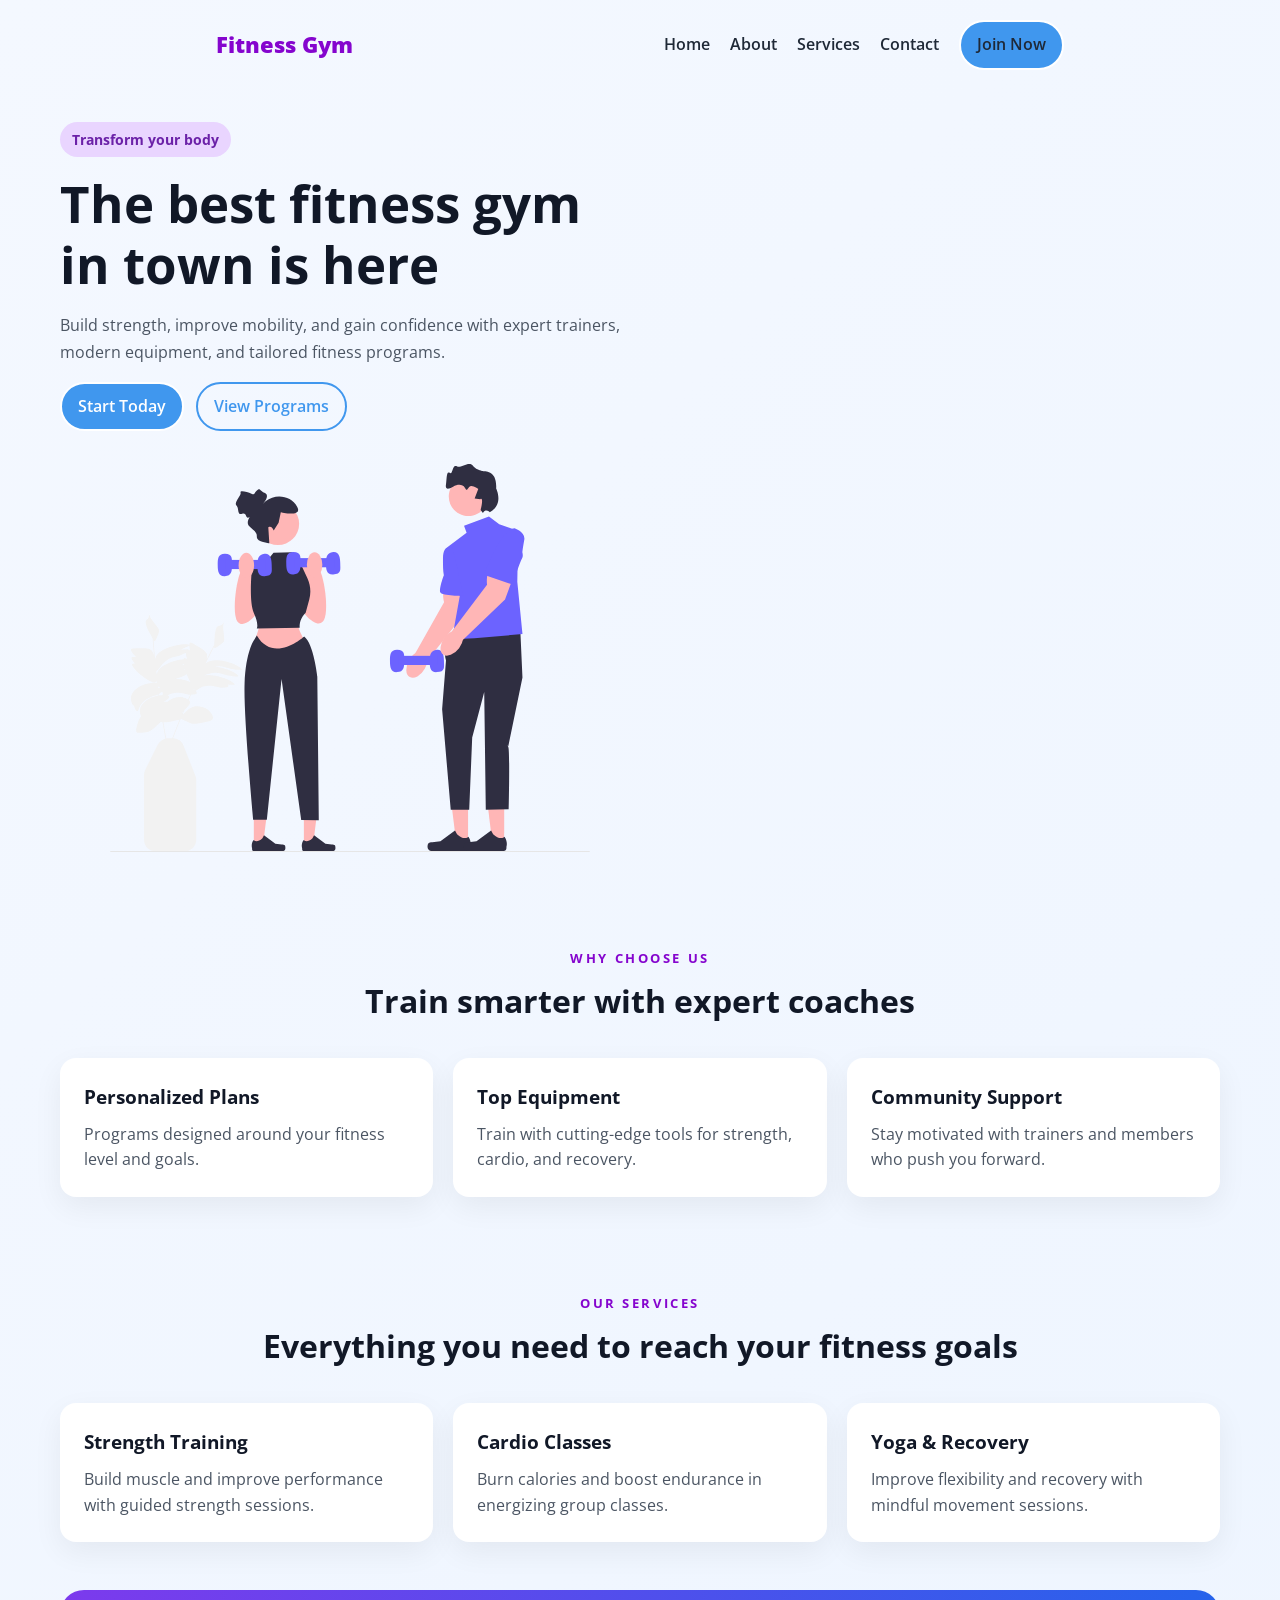
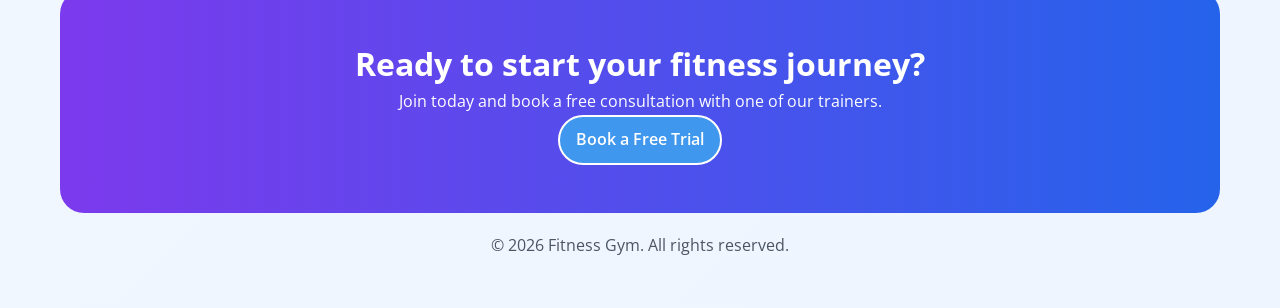
<file: landing_page/index.html>
<!DOCTYPE html>
<html lang="en">
<head>
    <meta charset="UTF-8">
    <meta name="viewport" content="width=device-width, initial-scale=1.0">
    <title>Fitness Gym Landing Page</title>
    <link rel="stylesheet" href="utils.css">
    <link rel="stylesheet" href="style.css">
</head>
<body>
    <div class="container mx-auto">
        <header>
            <nav class="navbar flex items-center justify-between">
                <a href="#home" class="brand">Fitness Gym</a>
                <ul class="nav-links flex items-center">
                    <li><a href="#home">Home</a></li>
                    <li><a href="#about">About</a></li>
                    <li><a href="#services">Services</a></li>
                    <li><a href="#contact">Contact</a></li>
                    <li><a href="#join" class="btn">Join Now</a></li>
                </ul>
            </nav>
        </header>

        <main>
            <section id="home" class="hero section1 flex items-center">
                <div class="topleft">
                    <span class="pill">Transform your body</span>
                    <h1>The best fitness gym in town is here</h1>
                    <p>Build strength, improve mobility, and gain confidence with expert trainers, modern equipment, and tailored fitness programs.</p>
                    <div class="hero-actions">
                        <a href="#join" class="btn btn-primary">Start Today</a>
                        <a href="#services" class="btn btn-secondary">View Programs</a>
                    </div>
                </div>
                <div class="topright">
                    <img src="assets/undraw_personal-trainer_bqkg.svg" alt="Fitness trainer illustration">
                </div>
            </section>

            <section id="about" class="info-section">
                <div class="section-heading">
                    <p class="subheading">Why choose us</p>
                    <h2>Train smarter with expert coaches</h2>
                </div>
                <div class="cards">
                    <div class="card">
                        <h3>Personalized Plans</h3>
                        <p>Programs designed around your fitness level and goals.</p>
                    </div>
                    <div class="card">
                        <h3>Top Equipment</h3>
                        <p>Train with cutting-edge tools for strength, cardio, and recovery.</p>
                    </div>
                    <div class="card">
                        <h3>Community Support</h3>
                        <p>Stay motivated with trainers and members who push you forward.</p>
                    </div>
                </div>
            </section>

            <section id="services" class="services-section">
                <div class="section-heading">
                    <p class="subheading">Our services</p>
                    <h2>Everything you need to reach your fitness goals</h2>
                </div>
                <div class="service-grid">
                    <div class="service-item">
                        <h3>Strength Training</h3>
                        <p>Build muscle and improve performance with guided strength sessions.</p>
                    </div>
                    <div class="service-item">
                        <h3>Cardio Classes</h3>
                        <p>Burn calories and boost endurance in energizing group classes.</p>
                    </div>
                    <div class="service-item">
                        <h3>Yoga & Recovery</h3>
                        <p>Improve flexibility and recovery with mindful movement sessions.</p>
                    </div>
                </div>
            </section>

            <section id="join" class="cta-section">
                <h2>Ready to start your fitness journey?</h2>
                <p>Join today and book a free consultation with one of our trainers.</p>
                <a href="#home" class="btn btn-primary">Book a Free Trial</a>
            </section>
        </main>

        <footer id="contact" class="footer">
            <p>© 2026 Fitness Gym. All rights reserved.</p>
        </footer>
    </div>
</body>
</html>
</file>
<file: landing_page/utils.css>
@import url('https://fonts.googleapis.com/css2?family=Open+Sans:ital,wght@0,300..800;1,300..800&display=swap');

.min-h-screen{
    min-height: 100vh;
}
.bg-red{
    background-color: red;
}
.mx-auto{
    margin: 0 auto;
}
.flex-col{
    flex-direction: column;
}
.flex{
    display: flex;
}

.items-center{
    align-items: center;
}

.justify-center{
    justify-content: center;
}

.justify-between{
    justify-content: space-around;
}

.nav-bar{
    display: flex;
    height: 67px;
    font-family:"Open Sans",sans-serif;
}

.nav-bar li{
    list-style:none;
    margin: 0 12px;
}

.my-1{
    margin-top: 15px;
    margin-top: 15px;
}

.px-2{
    padding-left: 15px;
    padding-right: 15px;
}

.text-blue{
    color: rgb(133, 5, 206);
}

.btn{
    padding:4px 12px;
    border: 2px solid white;
    color:white;
    background-color: rgb(64, 151, 238);
    cursor: pointer;
    border-radius: 6px;
}
 
.overflow-hidden{
    overflow:hidden;
}
</file>
<file: landing_page/style.css>
*{
    margin: 0;
    padding: 0;
    box-sizing: border-box;
}

body{
    font-family: "Open Sans", sans-serif;
    background: linear-gradient(135deg, #f4f8ff 0%, #eef5ff 100%);
    color: #1f2937;
    line-height: 1.6;
}

.container{
    max-width: 1200px;
    padding: 0 20px 40px;
}

.navbar{
    padding: 20px 0;
}

.brand{
    font-size: 1.4rem;
    font-weight: 800;
    color: rgb(133, 5, 206);
    text-decoration: none;
}

.nav-links{
    gap: 20px;
    list-style: none;
}

.nav-links a{
    text-decoration: none;
    color: #1f2937;
    font-weight: 600;
}

.pill{
    display: inline-block;
    background: #e9d5ff;
    color: #6b21a8;
    padding: 6px 12px;
    border-radius: 999px;
    font-size: 0.9rem;
    font-weight: 700;
    width: fit-content;
}

.topleft{
    width: 50%;
    min-width: 280px;
    display: flex;
    flex-direction: column;
    align-items: flex-start;
    justify-content: center;
    gap: 1rem;
}

.topleft h1{
    font-size: clamp(2rem, 4vw, 3.2rem);
    line-height: 1.2;
    color: #111827;
}

.topleft p{
    font-size: 1rem;
    line-height: 1.7;
    max-width: 38rem;
    color: #4b5563;
}

.hero-actions{
    display: flex;
    gap: 12px;
    flex-wrap: wrap;
}

.topright{
    width: 50%;
    min-width: 280px;
    display: flex;
    justify-content: center;
    align-items: center;
}

.topright img{
    width: 100%;
    max-width: 480px;
    height: auto;
    object-fit: contain;
}

.section1{
    min-height: 80vh;
    gap: 2rem;
    padding: 2rem 0 3rem;
    flex-wrap: wrap;
}

.info-section,
.services-section,
.cta-section{
    padding: 3rem 0;
}

.section-heading{
    text-align: center;
    margin-bottom: 2rem;
}

.subheading{
    color: rgb(133, 5, 206);
    font-weight: 700;
    text-transform: uppercase;
    letter-spacing: 0.2em;
    font-size: 0.8rem;
    margin-bottom: 0.4rem;
}

.section-heading h2,
.cta-section h2{
    font-size: clamp(1.5rem, 2.5vw, 2.2rem);
    color: #111827;
}

.cards,
.service-grid{
    display: grid;
    grid-template-columns: repeat(3, 1fr);
    gap: 20px;
}

.card,
.service-item{
    background: white;
    border-radius: 16px;
    padding: 24px;
    box-shadow: 0 10px 30px rgba(0, 0, 0, 0.06);
}

.card h3,
.service-item h3{
    margin-bottom: 10px;
    color: #111827;
}

.card p,
.service-item p,
.cta-section p,
.footer p{
    color: #4b5563;
}

.cta-section{
    background: linear-gradient(90deg, #7c3aed, #2563eb);
    color: white;
    text-align: center;
    border-radius: 24px;
    padding: 3rem 2rem;
}

.cta-section h2,
.cta-section p{
    color: white;
}

.btn{
    display: inline-block;
    padding: 10px 16px;
    border: 2px solid white;
    color: white;
    background-color: rgb(64, 151, 238);
    cursor: pointer;
    border-radius: 999px;
    text-decoration: none;
    font-weight: 600;
}

.btn-primary{
    background: rgb(64, 151, 238);
}

.btn-secondary{
    background: transparent;
    color: rgb(64, 151, 238);
    border-color: rgb(64, 151, 238);
}

.footer{
    text-align: center;
    padding: 20px 0 10px;
}

@media (max-width: 900px) {
    .cards,
    .service-grid {
        grid-template-columns: 1fr;
    }

    .topleft,
    .topright {
        width: 100%;
    }
}

@media (max-width: 700px) {
    .navbar {
        flex-direction: column;
        gap: 12px;
    }

    .nav-links {
        flex-wrap: wrap;
        justify-content: center;
    }

    .section1 {
        min-height: auto;
        padding-top: 1rem;
    }
}
</file>
